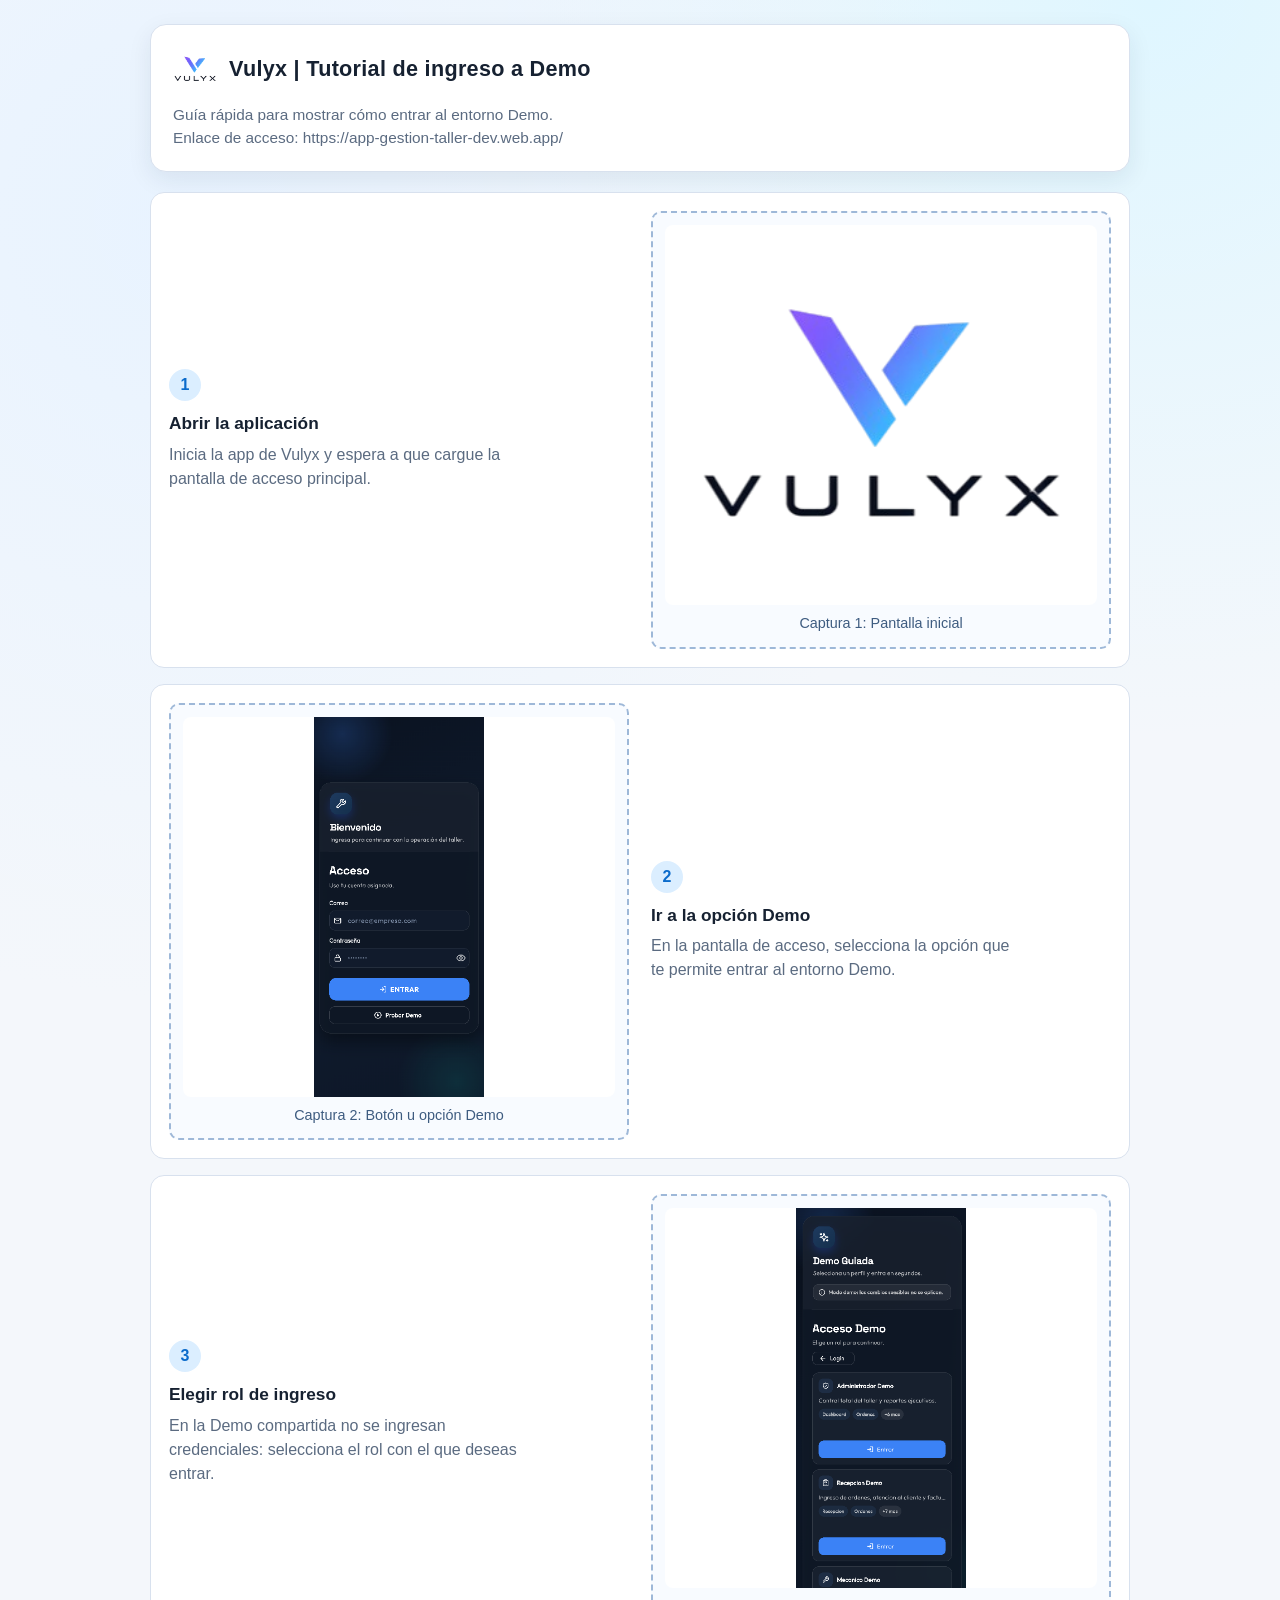
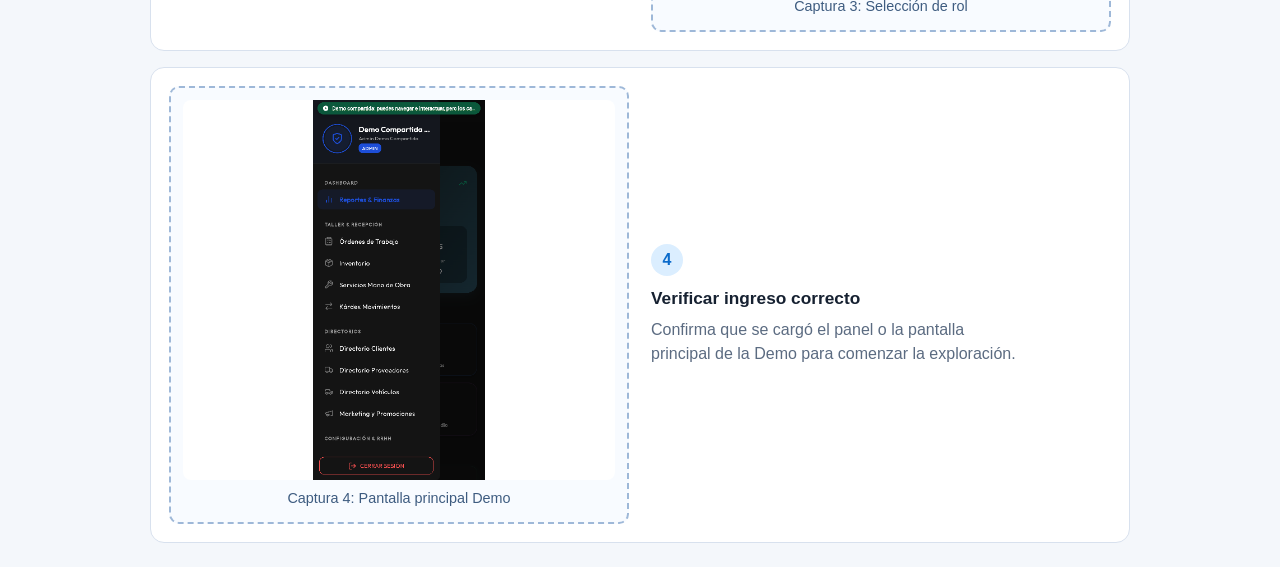
<file: demo.html>
﻿<!DOCTYPE html>
<html lang="es">
<head>
  <meta charset="UTF-8" />
  <meta name="viewport" content="width=device-width, initial-scale=1.0" />
  <title>Vulyx | Tutorial Demo</title>
  <style>
    :root {
      --bg: #f4f7fb;
      --card: #ffffff;
      --text: #162131;
      --muted: #5b6b81;
      --accent: #0b6bcb;
      --accent-soft: #dbeeff;
      --border: #d8e1ee;
    }

    * {
      box-sizing: border-box;
    }

    body {
      margin: 0;
      font-family: "Segoe UI", "Poppins", sans-serif;
      background:
        radial-gradient(circle at 15% 10%, #e8f3ff 0%, transparent 35%),
        radial-gradient(circle at 90% 0%, #dff6ff 0%, transparent 30%),
        var(--bg);
      color: var(--text);
      line-height: 1.5;
      padding: 24px;
      -webkit-print-color-adjust: exact;
      print-color-adjust: exact;
    }

    .container {
      max-width: 980px;
      margin: 0 auto;
    }

    .header {
      background: var(--card);
      border: 1px solid var(--border);
      border-radius: 16px;
      padding: 22px;
      box-shadow: 0 8px 24px rgba(13, 36, 64, 0.08);
      margin-bottom: 20px;
    }

    .brand {
      display: flex;
      align-items: center;
      gap: 12px;
      margin-bottom: 12px;
    }

    .brand img {
      width: 44px;
      height: 44px;
      object-fit: contain;
    }

    .brand h1 {
      font-size: 1.35rem;
      margin: 0;
      letter-spacing: 0.3px;
    }

    .subtitle {
      margin: 0;
      color: var(--muted);
      font-size: 0.96rem;
    }

    .steps {
      display: grid;
      gap: 16px;
    }

    .step {
      background: var(--card);
      border: 1px solid var(--border);
      border-radius: 14px;
      padding: 18px;
      page-break-inside: avoid;
      break-inside: avoid;
    }

    .step-content {
      display: grid;
      grid-template-columns: 1fr 1fr;
      gap: 22px;
      align-items: center;
    }

    .step.reverse .step-text {
      order: 2;
    }

    .step.reverse .capture-block {
      order: 1;
    }

    .step-number {
      display: inline-flex;
      align-items: center;
      justify-content: center;
      width: 32px;
      height: 32px;
      border-radius: 999px;
      background: var(--accent-soft);
      color: var(--accent);
      font-weight: 700;
      margin-bottom: 10px;
    }

    .step h2 {
      margin: 0 0 6px 0;
      font-size: 1.08rem;
    }

    .step-text p {
      margin: 0;
      color: var(--muted);
      max-width: 42ch;
    }

    .capture-block {
      border: 2px dashed #9eb8d8;
      border-radius: 10px;
      background: #f8fbff;
      padding: 12px;
      display: flex;
      flex-direction: column;
      align-items: center;
    }

    .capture-block img {
      display: block;
      width: 100%;
      max-width: 680px;
      max-height: 380px;
      min-height: 220px;
      height: auto;
      object-fit: contain;
      border-radius: 8px;
      background: #ffffff;
    }

    .capture-note {
      margin: 8px 0 0 0;
      color: #3e5c80;
      font-size: 0.9rem;
    }

    .footer-note {
      margin-top: 16px;
      padding: 14px;
      border-radius: 10px;
      background: #eef6ff;
      border: 1px solid #d2e7ff;
      color: #2e5078;
      font-size: 0.9rem;
    }

    @media (max-width: 760px) {
      body {
        padding: 14px;
      }

      .header,
      .step {
        padding: 14px;
      }

      .step-content {
        grid-template-columns: 1fr;
        gap: 14px;
      }

      .step.reverse .step-text,
      .step.reverse .capture-block {
        order: 0;
      }

      .capture-block img {
        max-height: 260px;
        min-height: 150px;
      }
    }

    @page {
      size: A4;
      margin: 14mm;
    }

    @media print {
      body {
        padding: 0;
        background: #ffffff;
      }

      .container {
        max-width: none;
      }

      .header {
        box-shadow: none;
      }
    }
  </style>
</head>
<body>
  <div class="container">
    <header class="header">
      <div class="brand">
        <img src="assets\demo\app_logo.png" alt="Logo Vulyx" />
        <h1>Vulyx | Tutorial de ingreso a Demo</h1>
      </div>
      <p class="subtitle">
        Guía rápida para mostrar cómo entrar al entorno Demo.
      </p>
      <p class="subtitle">
              Enlace de acceso: https://app-gestion-taller-dev.web.app/
      </p>
    </header>

    <section class="steps">
      <article class="step">
        <div class="step-content">
          <div class="step-text">
            <span class="step-number">1</span>
            <h2>Abrir la aplicación</h2>
            <p>
              Inicia la app de Vulyx y espera a que cargue la pantalla de acceso principal.
            </p>
            
          </div>
          <div class="capture-block">
            <img src="assets\demo\app_logo.png" alt="Captura 1 - Pantalla inicial" />
            <p class="capture-note">Captura 1: Pantalla inicial</p>
          </div>
        </div>
      </article>

      <article class="step reverse">
        <div class="step-content">
          <div class="step-text">
            <span class="step-number">2</span>
            <h2>Ir a la opción Demo</h2>
            <p>
              En la pantalla de acceso, selecciona la opción que te permite entrar al entorno Demo.
            </p>
          </div>
          <div class="capture-block">
            <img src="assets\demo\Login_Demo.png" alt="Captura 2 - Botón u opción Demo" />
            <p class="capture-note">Captura 2: Botón u opción Demo</p>
          </div>
        </div>
      </article>

      <article class="step">
        <div class="step-content">
          <div class="step-text">
            <span class="step-number">3</span>
            <h2>Elegir rol de ingreso</h2>
            <p>
              En la Demo compartida no se ingresan credenciales: selecciona el rol con el que deseas entrar.
            </p>
          </div>
          <div class="capture-block">
            <img src="assets\demo\Roles_Demo.png" alt="Captura 3 - Selección de rol" />
            <p class="capture-note">Captura 3: Selección de rol</p>
          </div>
        </div>
      </article>

      <article class="step reverse">
        <div class="step-content">
          <div class="step-text">
            <span class="step-number">4</span>
            <h2>Verificar ingreso correcto</h2>
            <p>
              Confirma que se cargó el panel o la pantalla principal de la Demo para comenzar la exploración.
            </p>
          </div>
          <div class="capture-block">
            <img src="assets\demo\Drawer_Demo.png" alt="Captura 4 - Pantalla principal Demo" />
            <p class="capture-note">Captura 4: Pantalla principal Demo</p>
          </div>
        </div>
      </article>
    </section>

    
  </div>
</body>
</html>
</file>
